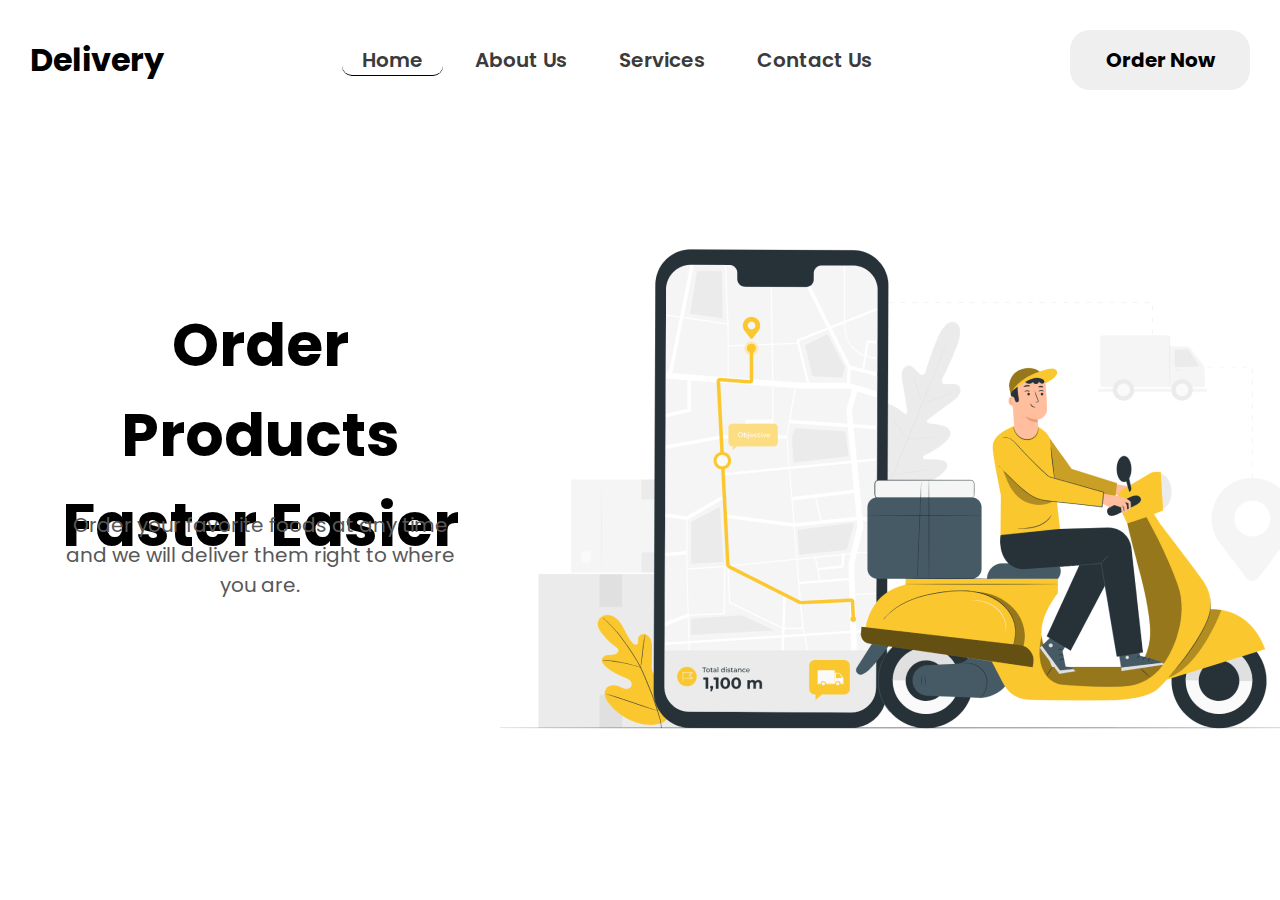
<file: index.html>
<!DOCTYPE html>
<html lang="en">
<head>
    <meta charset="UTF-8">
    <meta http-equiv="X-UA-Compatible" content="IE=edge">
    <meta name="viewport" content="width=device-width, initial-scale=1.0">
    <link rel="stylesheet" href="styles/style.css">
    <title>Document</title>
</head>
<body>
    <header>
        <h1>Delivery</h1>
        <nav>
            <ul>
                <li class="active"><a href="index.html">Home</a></li>
                <li><a href="about.html">About Us</a></li>
                <li><a href="services.html">Services</a></li>
                <li><a href="contactUs.html">Contact Us</a></li>
            </ul>
        </nav>
        <button>Order Now</button>
    </header>
    <main>
        <div class="imgIndex">
            <img src="img/index img.png" alt="#">
        </div>
        <div class="indexBox">
            <div class="largeText">
                <p>Order Products
                    Faster Easier</p>
            </div> 
            <div class="smallText">
                <p>Order your favorite foods at any time and we will deliver them right to where you are.</p>
            </div>  
        </div>
        

    </main>
    <footer>
        
    </footer>
</body>
</html>
</file>
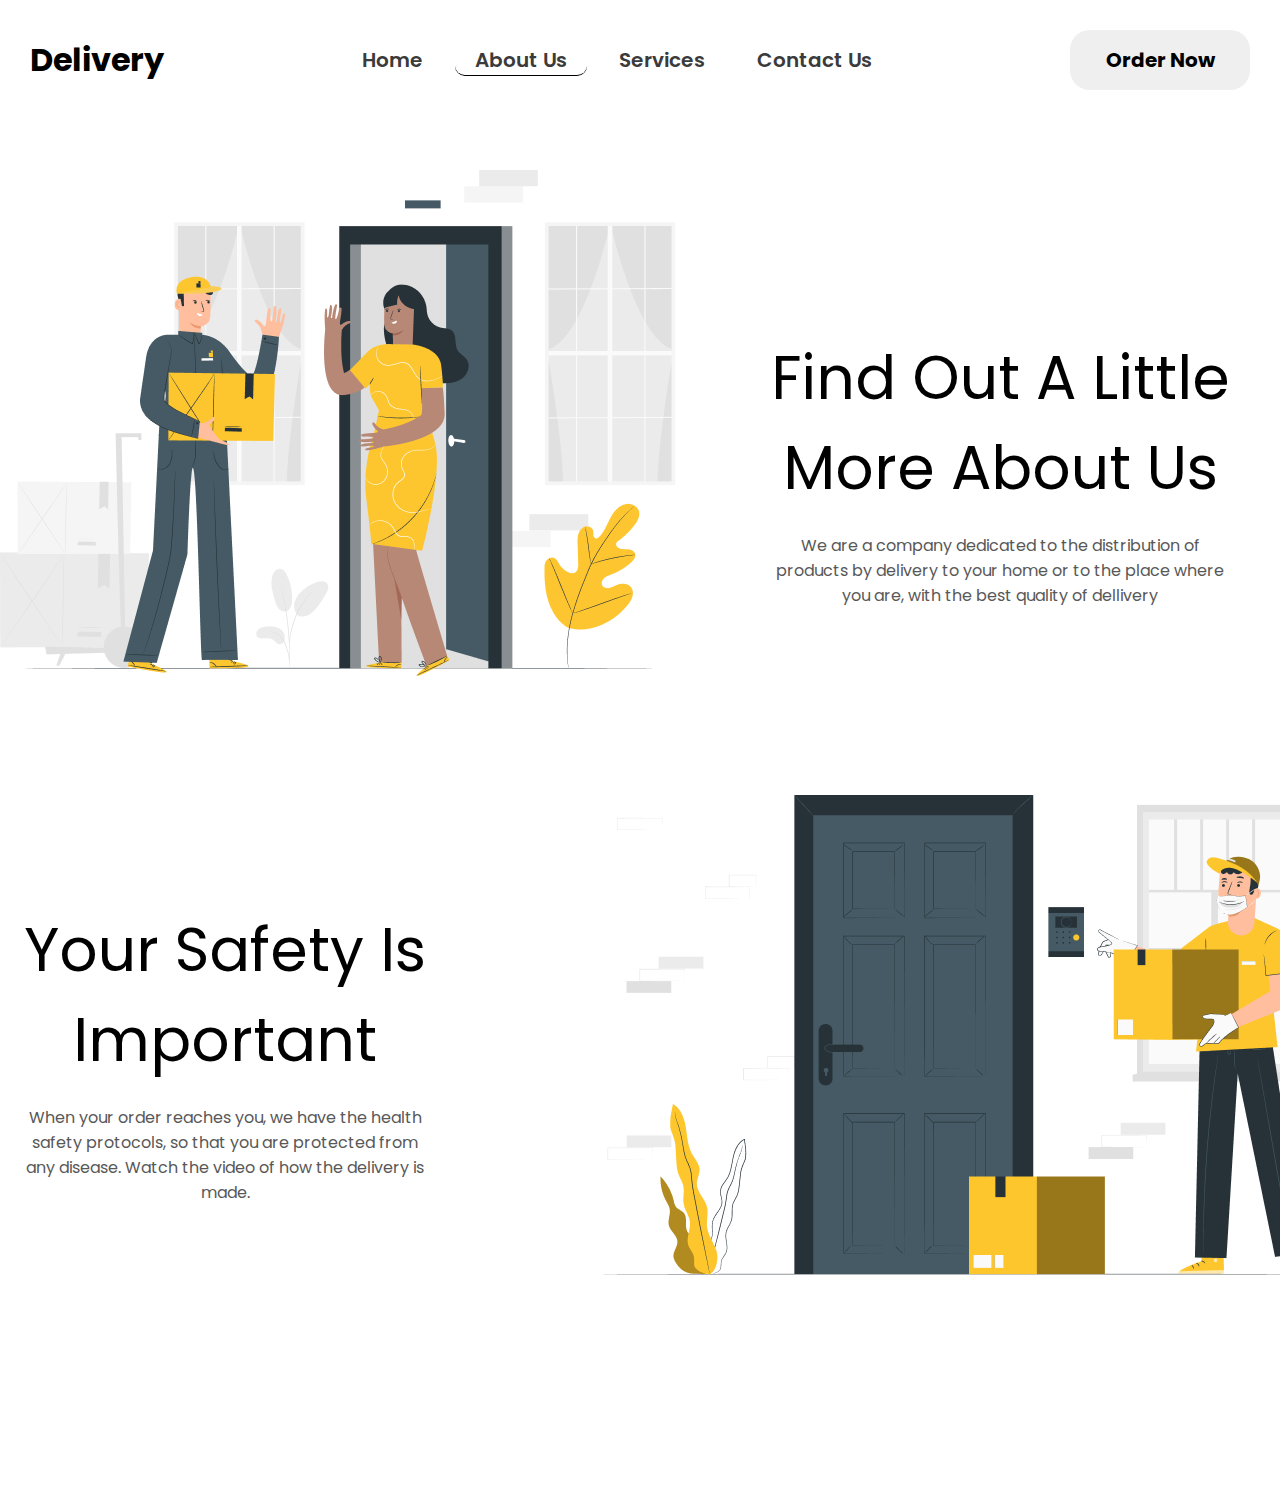
<file: about.html>
<!DOCTYPE html>
<html lang="en">
<head>
    <meta charset="UTF-8">
    <meta http-equiv="X-UA-Compatible" content="IE=edge">
    <meta name="viewport" content="width=device-width, initial-scale=1.0">
    <link rel="stylesheet" href="styles/style.css">
    <title>Document</title>
</head>
<body>
    <header>
        <h1>Delivery</h1>
        <nav>
            <ul>
                <li><a href="index.html">Home</a></li>
                <li class="active"><a href="about.html">About Us</a></li>
                <li><a href="services.html">Services</a></li>
                <li><a href="contactUs.html">Contact Us</a></li>
            </ul>
        </nav>
        <button>Order Now</button>
    </header>
    <main>
        <div class="aboutImg">
            <img src="img/about img.png" alt="#">
        </div>
        <div class="abouBox">
            <div class="LargetextAbout">
                <p>Find Out A Little More About Us</p>
            </div>
            <div class="smalltextabout">
                <p>We are a company dedicated to the distribution of products by delivery to your home or to the place where you are, with the best quality of dellivery</p>
            </div>
        </div>
        <div class="lastboxabout">
            <div class="largetextabout2">
                <p>Your Safety Is Important</p>
            </div>
            <div class="smalltextabout2">
                <p>When your order reaches you, we have the health safety protocols, so that you are protected from any disease. Watch the video of how the delivery is made.</p>
            </div>
        </div>
        <div class="aboutimg2">
            <img src="img/Img 2 about.png" alt="#">
        </div>
    </main>
    <footer></footer>
    
</body>
</html>
</file>
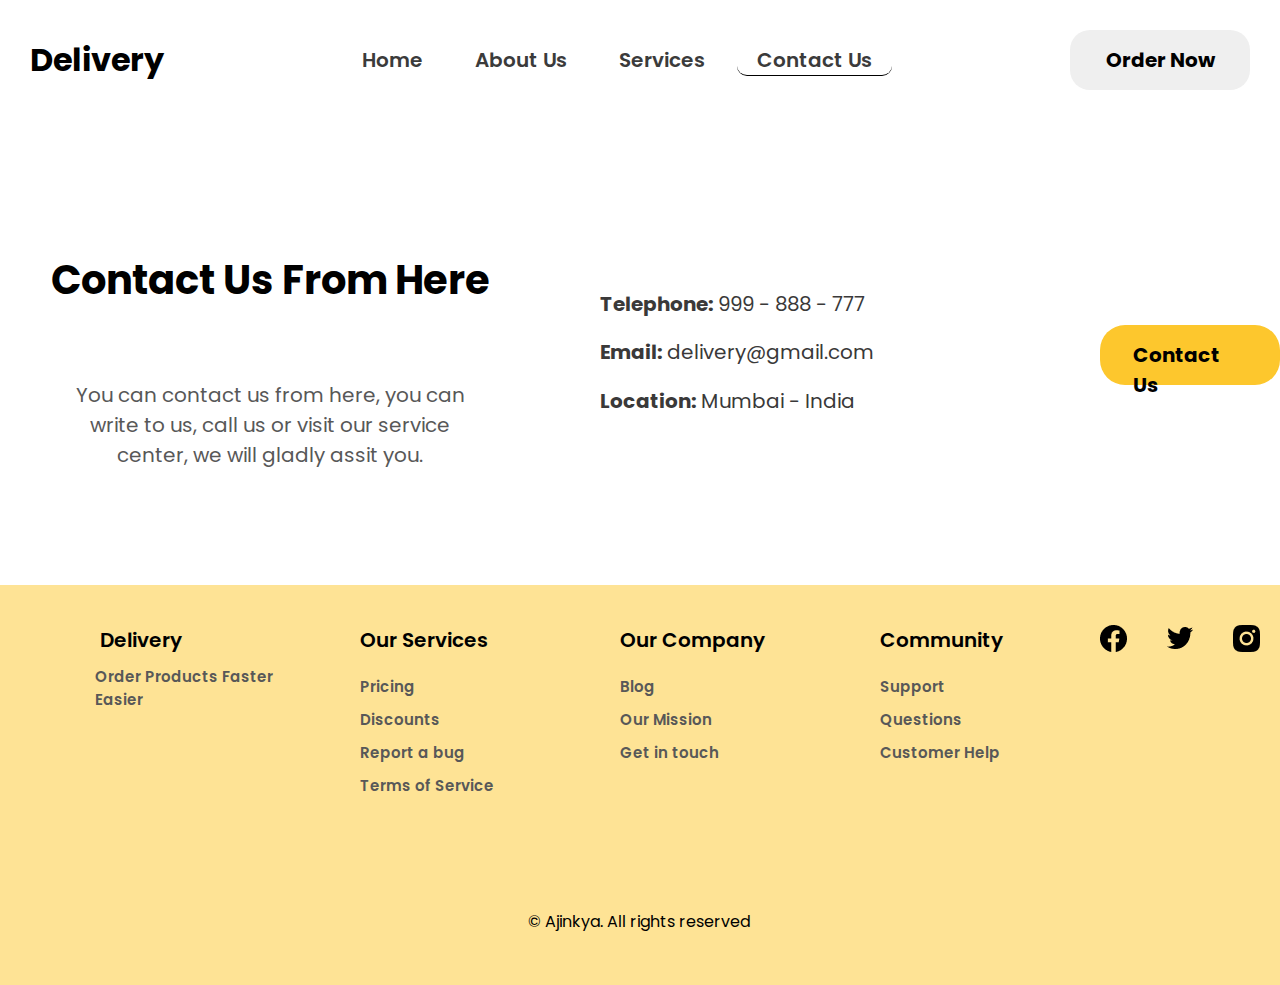
<file: contactUs.html>
<!DOCTYPE html>
<html lang="en">
<head>
    <meta charset="UTF-8">
    <meta http-equiv="X-UA-Compatible" content="IE=edge">
    <meta name="viewport" content="width=device-width, initial-scale=1.0">
    <link rel="stylesheet" href="styles/style.css">
    <title>Document</title>
</head>
<body>
    <header>
        <h1>Delivery</h1>
        <nav>
            <ul>
                <li><a href="index.html">Home</a></li>
                <li><a href="about.html">About Us</a></li>
                <li><a href="services.html">Services</a></li>
                <li class="active"><a href="contactUs.html">Contact Us</a></li>
            </ul>
        </nav>
        <button>Order Now</button>
    </header>
    <main>

        <div class="contacttext">
            <div class="largetextcontact">
                <p>Contact Us From Here</p>
            </div>
            <div class="smalltextcontact">
                <p>You can contact us from here, you can write to us, call us or visit our service center, we will gladly assit you.</p>
            </div>
        </div>
        <div class="numbercontacts">
            <p><b> Telephone:</b> 999 - 888 - 777</p>
            <p><b>Email:</b> delivery@gmail.com</p>
            <p><b>Location:</b> Mumbai - India</p>
        </div>
        <div class="btncontactImg">
            <p><b>Contact Us</b> </p>
        </div>
    </main>
    <footer>
        <div class="mainfooter">
            <nav>
                <ul>
                    <li><a href="#">Delivery</a>
                    <div class="litext1">
                        <p>Order Products Faster Easier</p>
                    </div>
                    </li>
                    <li><a href="#">Our Services</a>
                    <div class="litext2">
                        <p>Pricing</p>
                        <p>Discounts</p>
                        <p>Report a bug</p>
                        <p>Terms of Service</p>
                    </div>
                    </li>
                    <li><a href="#">Our Company</a>
                    <div class="litext3">
                        <p>Blog</p>
                        <p>Our Mission</p>
                        <p>Get in touch</p>
                    </div>
                    </li>
                    <li><a href="#">Community</a>
                    <div class="litext4">
                        <p>Support</p>
                        <p>Questions</p>
                        <p>Customer Help</p>
                    </div>
                    
                    </li>
                </ul>
                <div class="socialIcon">
                    <img src="img/facebook icon.png" alt="#">
                </div>
            </nav>
            <div class="rights">
                <P>&copy; Ajinkya. All rights reserved</P>
            </div>
        </div>
        
    </footer>
</body>
</html>
</file>
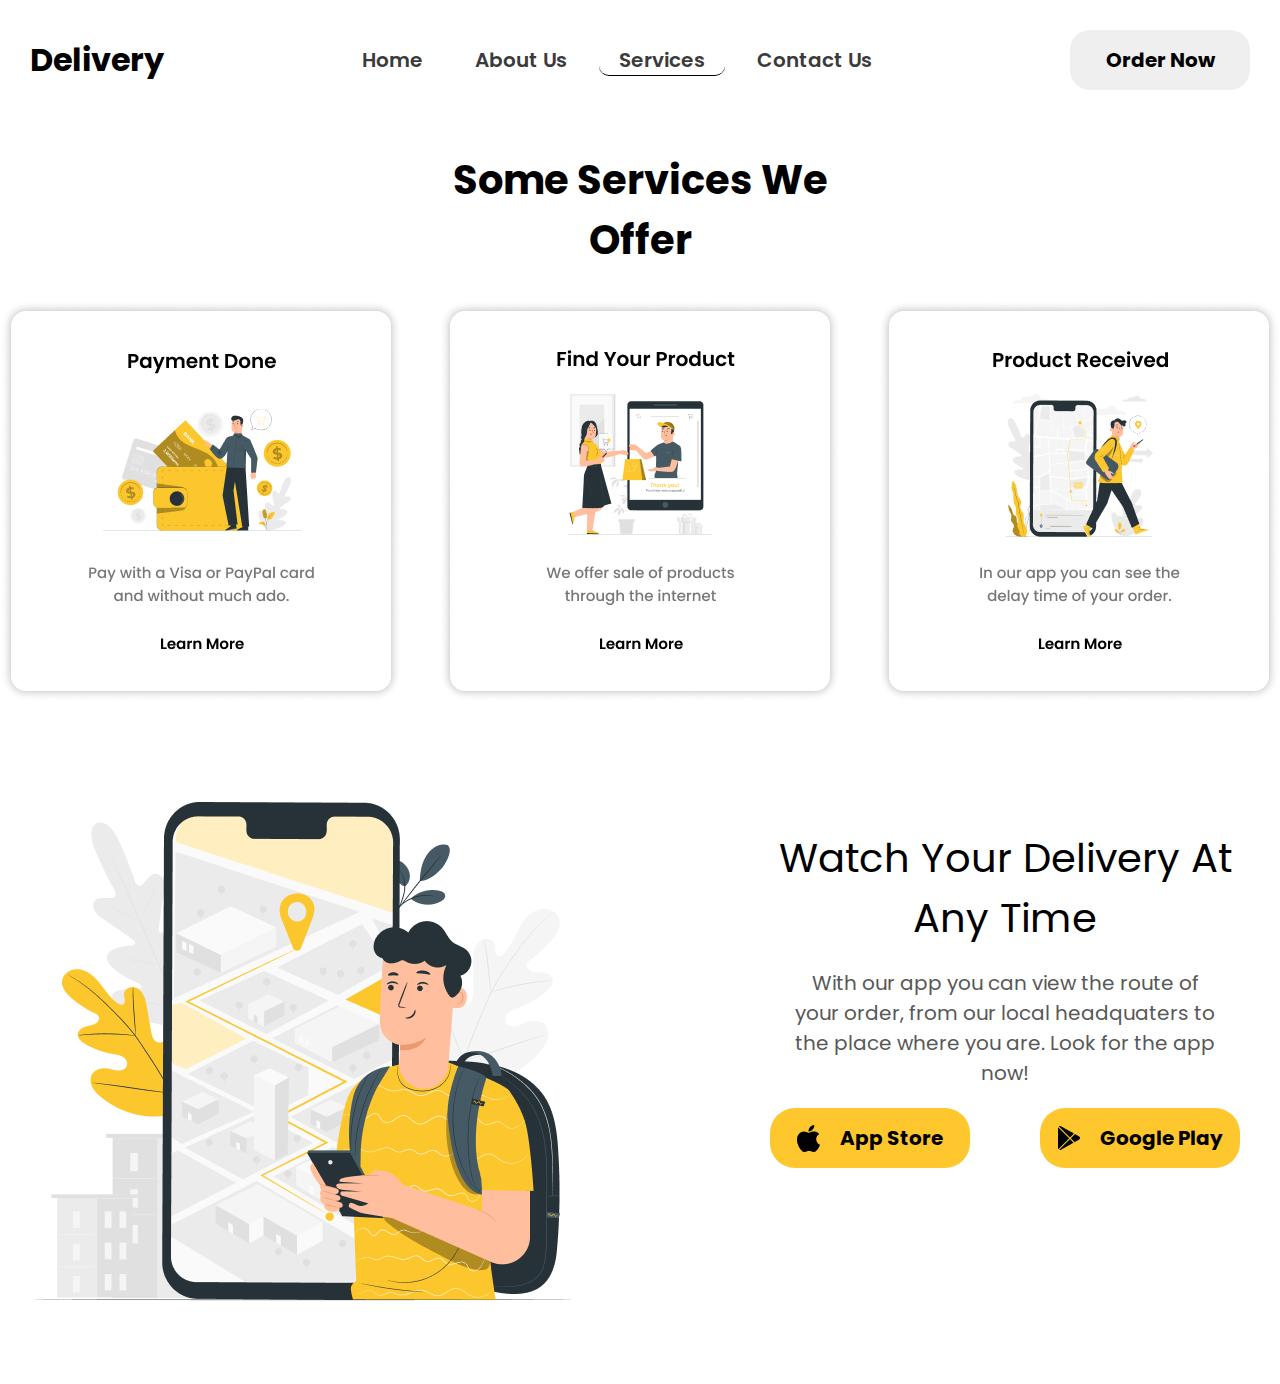
<file: services.html>
<!DOCTYPE html>
<html lang="en">
<head>
    <meta charset="UTF-8">
    <meta http-equiv="X-UA-Compatible" content="IE=edge">
    <meta name="viewport" content="width=device-width, initial-scale=1.0">
    <link rel="stylesheet" href="styles/style.css">
    <title>Document</title>
</head>
<body>
    <header>
        <h1>Delivery</h1>
        <nav>
            <ul>
                <li><a href="index.html">Home</a></li>
                <li><a href="about.html">About Us</a></li>
                <li class="active"><a href="services.html">Services</a></li>
                <li><a href="contactUs.html">Contact Us</a></li>
            </ul>
        </nav>
        <button>Order Now</button>
    </header>
    <main>
        <div class="servisParagrap">
            <p>Some Services We Offer</p>
        </div>
        <div class="servicesImg">
            <img src="img/Service 1.png" alt="#">
            <img src="img/Service 2.png" alt="#">
            <img src="img/Service 3.png" alt="#">
        </div>
        <div class="servicesimg2">
            <img src="img/servies img2.png" alt="#">
        </div>
        <div class="servicesText">
            <div class="bigtextservice">
                <p>Watch Your Delivery At Any Time</p>
            </div>
            <div class="smalltextservice">
                <p>With our app you can view the route of your order, from our local headquaters to the place where you are. Look for the app now!</p>
            </div>
            <div class="imgserviceButton1">
                <img src="img/appleIcon.png" alt="#">
                <p>App Store</p>
            </div>
            <div class="imgserviceButton2">
                <img src="img/googple pay icon.png" alt="#">
                <p>Google Play</p>
            </div>
            </div>
        </div>
    </main>
    <footer></footer>
</body>
</html>
</file>
<file: styles/style.css>
@import url('https://fonts.googleapis.com/css2?family=Poppins&display=swap');
*{
    margin: 0;
    padding: 0;
    box-sizing: border-box; 
    list-style-type: none; 
    text-decoration: none;
    font-family: 'Poppins', sans-serif;
}


header{
    padding: 30px;
    display: flex;
    justify-content: space-between;
    align-items: center;
}
ul{
    width: 550px;
    height: 42x;
    display: flex;
    justify-content: space-between;
    align-items:center;
}
li{
    font-size: 20px;
    font-weight: 600;
    font-family: Georgia, 'Times New Roman', Times, serif; 
}

li a{
    color: #3b3b3b;
    padding: 10px 20px;
    position: relative;
}
header li a::before{
    content: "";
    width: 0;
    height: 0;
    border-radius: 50%;
    background-color: #000000;
    position: absolute;
    bottom: 0;
    left: 50%;
    transform: translateX(-50%);
    transition: 0.5s;

}
header li a:hover:before{
    width: 5px;
    height: 5px;
}
 .active{
    border-radius: 10px;
    border-bottom: 1px solid #000000;
    
    
    
}

button{
    width: 180px;
    height: 60px;
    border-radius: 20px;
    font-size: 20px;
    cursor: pointer;
    font-weight: 700;
    border-style: none;
    transition: 0.5s;
}
button:hover{
    background-color: #FDC72D;
}
.indexBox{
    width: 460px;
    height: 306px;
    margin-left: 30px;
    margin-top: 180px;
    position: absolute;
}
.largeText{
    width: 460px;
    height: 180px;
    font-size: 60px;
    text-align: center;
    font-weight: 700;
}
.smallText{
    width: 460px;
    height: 126px;
    font-size: 20px;
    text-align: center;
    padding: 30px;  
    color: #585858;
}
.imgIndex{
    position: absolute;
    margin-left: 470px;
}
/* about page styles */
.aboutImg{
    margin-top: 50px;
    
}
.abouBox{
    width: 500px;
    height: 272px;
    margin-left: 750px;
    margin-top: -350px;
}
.LargetextAbout{
    font-size: 60px;
    text-align: center;

}
.smalltextabout{
    padding: 20px;
    text-align: center;
    color: #585858;
}
.lastboxabout{
    width: 450px;
    height: 290px;
    margin-top: 300px;
}
.largetextabout2{
    text-align: center;
    font-size: 60px;

}
.smalltextabout2{
    text-align: center;
    color: #585858;
    padding: 20px;
}
.aboutimg2{
    margin-left: 600px;
    margin-top: -400px;
}
/* services styles */
.servisParagrap{
    width: 380px;
    height: 120px;
    margin: 30px auto;
    font-size: 40px;
    text-align: center;
    font-weight: 700;
}
.servicesImg{
    display: flex;
    justify-content: space-between;
}
.servicesImg img{
    cursor: pointer;
}
.servicesimg2{
    margin-top: 100px;
    margin-left: 30px;
}
.servicesText{
    width: 510px;
    height: 376px;
    margin-left: 750px;
    margin-top: -500px;
    padding: 20px;
    display: flex;
    flex-wrap: wrap;
    justify-content: space-between;
    align-items: center;
    
}
.bigtextservice{
    font-size: 40px;
    text-align: center;
}
.smalltextservice{
    font-size: 20px;
    color: #585858;
    text-align: center;
    padding: 20px;
}
.imgserviceButton1{
    width: 200px;
    height: 60px;
    background-color:#FDC72D;
    border-radius: 25px;
    cursor: pointer;
    font-size: 20px;
    font-weight: 700;
    display: flex;
    justify-content:center;
    align-items: center; 
    transition: 0.5s;
}
.imgserviceButton1 img{
    padding-right: 20px;
}
.imgserviceButton1:hover{
    background-color:#585858;
   
}

.imgserviceButton2{
    width: 200px;
    height: 60px;
    background-color: #FDC72D;
    border-radius: 25px;
    cursor: pointer;
    font-size: 20px;
    font-weight: 700;
    display: flex;
    justify-content:center;
    align-items: center; 
    transition: 0.5s;
}
.imgserviceButton2 img{
    padding-right: 20px;
}
.imgserviceButton2:hover{
    background-color:#585858;
    
}



/* contact us styles */

.contacttext{
    width: 500px;
    height: 240px;
    margin-top:100px;
    margin-left: 20px;
}
.largetextcontact{
    font-size: 40px;
    font-weight: 700;
    padding: 30px;
    text-align: center;
}
.smalltextcontact{
    font-size: 20px;
    color: #585858;
    text-align: center;
    padding: 40px;
}
.numbercontacts{
    width: 280px;
    height: 145px;
    margin-left: 600px;
    margin-top: -180px;
    font-size: 20px;
    color: #3a3939;
    display: flex;
    flex-wrap: wrap;
    justify-content: space-between;
    align-items: center;
}

.btncontactImg{
    margin-left: 1100px;
    margin-top: -100px;
    width: 180px;
    height: 60px;
    border-radius:25px;
    background-color: #FDC72D;
    cursor: pointer;
    font-size: 20px; 
    display: flex;
    justify-content: center;
    align-items: center;
    transition: 0.5s;
}
.btncontactImg p{
    width: 115px;
    height: 30px;   
}
.btncontactImg:hover{
    background-color:#585858;
}

main{
    padding-bottom: 200px;
}
.mainfooter{
    width: 100%;
    height: 400px;
    background-color: #FEE395;
}

.mainfooter li{
    padding: 30px;
   
}
.mainfooter ul{
    margin-left: 50px;
    
}
.mainfooter a{
    color: #000000;
    display: flex;
    width: 200px;
    
}
.litext1{
    width: 180px;
    height: 80px;
    font-size: 15px;
    color:#585858;
    margin-left: 15px;
    
}
.litext2{
    width: 180px;
    height: 80px;
    font-size: 15px;
    color:#585858;
    padding: 5px; 
    margin-left: 10px;  
}
.litext2 p{
    padding: 5px;

}
.litext3{
    width: 180px;
    height: 80px;
    font-size: 15px;
    color:#585858;
    padding: 5px;  
    margin-left: 10px; 
}
.litext3 p{
    padding: 5px;
}
.litext4{
    width: 180px;
    height: 80px;
    font-size: 15px;
    color:#585858;
    padding: 5px;  
    margin-left: 10px; 
}
.litext4 p{
    padding: 5px;
}
.socialIcon{
    margin-left: 1100px;
    margin-top:-150px;
    cursor: pointer;
}
.rights{
   width: 225px;
   height: 24px;
   margin: 0 auto;
   margin-top:250px
}
</file>
